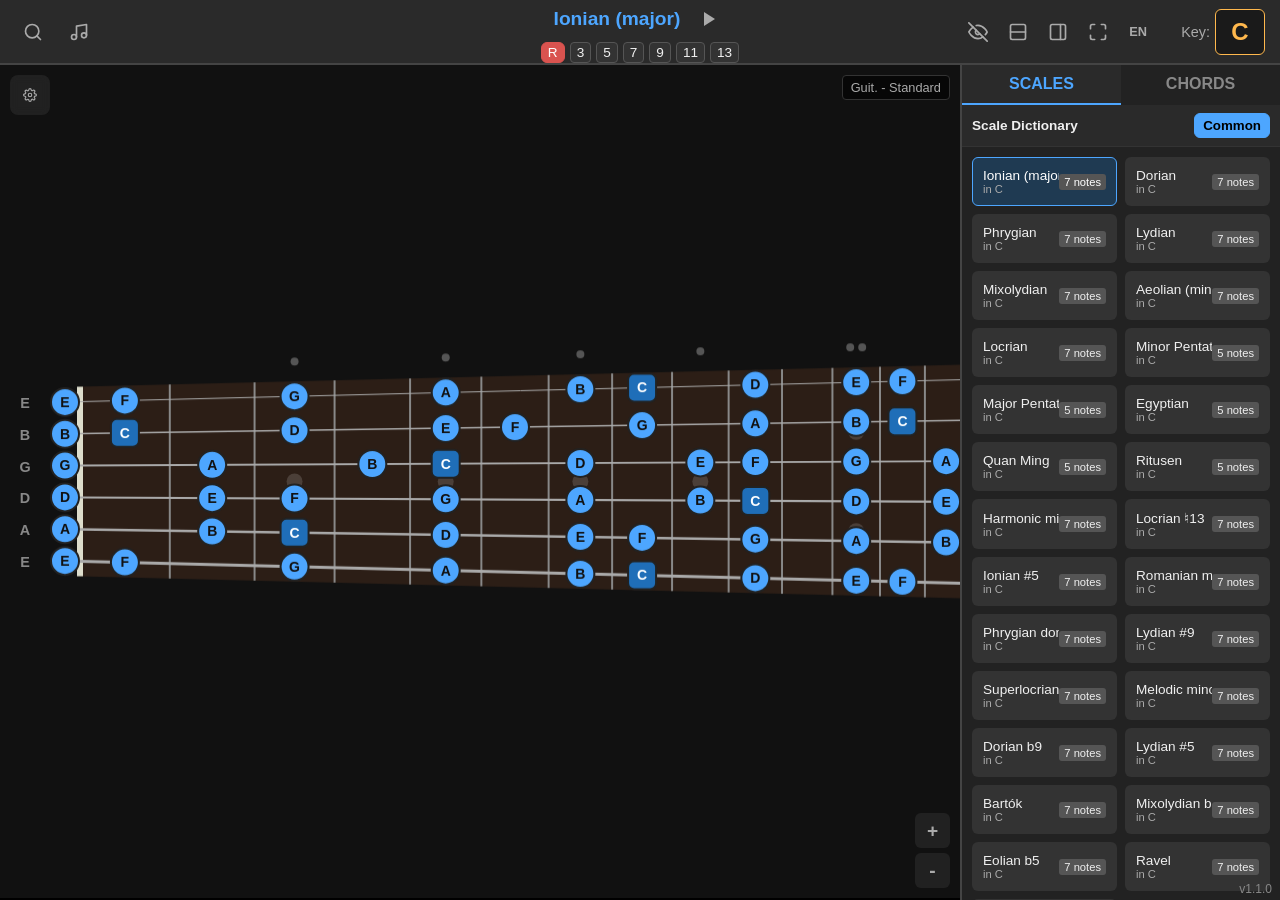
<file: index.html>
<!DOCTYPE html>
<html lang="fr">

<head>
    <meta charset="UTF-8">
    <meta name="viewport" content="width=device-width, initial-scale=1.0, maximum-scale=1.0, user-scalable=no">
    <title>Show Me Scales</title>
    <link rel="stylesheet" href="styles.css">
</head>

<body>
    <div id="orientation-warning" data-i18n="orientationWarning"></div>

    <!-- Bouton flottant pour restaurer l'UI quand Zen Mode est actif -->
    <button class="floating-restore" id="btn-restore-ui" data-i18n-title="zenModeRestore" title="Afficher l'interface">
        <svg width="24" height="24" viewBox="0 0 24 24" fill="none" stroke="currentColor" stroke-width="2"
            stroke-linecap="round" stroke-linejoin="round">
            <path d="M1 12s4-8 11-8 11 8 11 8-4 8-11 8-11-8-11-8z"></path>
            <circle cx="12" cy="12" r="3"></circle>
        </svg>
    </button>

    <div id="app">
        <!-- En-tête -->
        <header id="top-bar">
            <div class="header-section">
                <!-- Dropdown Modes -->
                <div class="dropdown">
                    <button class="icon-btn" id="btn-app-mode" data-i18n-title="modeExplore" title="Mode de recherche">
                        <svg width="20" height="20" viewBox="0 0 24 24" fill="none" stroke="currentColor"
                            stroke-width="2" stroke-linecap="round" stroke-linejoin="round">
                            <circle cx="11" cy="11" r="8"></circle>
                            <line x1="21" y1="21" x2="16.65" y2="16.65"></line>
                        </svg>
                    </button>
                    <div class="dropdown-content">
                        <a onclick="setAppMode('explore')">
                            <svg width="18" height="18" viewBox="0 0 24 24" fill="none" stroke="currentColor"
                                stroke-width="2" stroke-linecap="round" stroke-linejoin="round">
                                <circle cx="11" cy="11" r="8"></circle>
                                <line x1="21" y1="21" x2="16.65" y2="16.65"></line>
                            </svg>
                            <span data-i18n="modeExplore">Mode Exploration</span>
                        </a>
                        <a onclick="setAppMode('search_notes')">
                            <svg width="18" height="18" viewBox="0 0 24 24" fill="none" stroke="currentColor"
                                stroke-width="2" stroke-linecap="round" stroke-linejoin="round">
                                <path d="M9 18V5l12-2v13"></path>
                                <circle cx="6" cy="18" r="3"></circle>
                                <circle cx="18" cy="16" r="3"></circle>
                            </svg>
                            <span data-i18n="modeSearchNotes">Recherche par Notes</span>
                        </a>
                        <a onclick="setAppMode('search_intervals')">
                            <svg width="18" height="18" viewBox="0 0 24 24" fill="none" stroke="currentColor"
                                stroke-width="2" stroke-linecap="round" stroke-linejoin="round">
                                <line x1="4" y1="9" x2="20" y2="9"></line>
                                <line x1="4" y1="15" x2="20" y2="15"></line>
                                <line x1="10" y1="3" x2="8" y2="21"></line>
                                <line x1="16" y1="3" x2="14" y2="21"></line>
                            </svg>
                            <span data-i18n="modeSearchIntervals">Recherche par Intervalles</span>
                        </a>
                    </div>
                </div>
                <!-- Toggle Affichage (Notes / Intervalles) -->
                <button class="icon-btn" id="btn-display-mode" data-i18n-title="displayNotes" title="Affichage : Notes / Intervalles">
                    <svg id="icon-notes" width="20" height="20" viewBox="0 0 24 24" fill="none" stroke="currentColor"
                        stroke-width="2" stroke-linecap="round" stroke-linejoin="round">
                        <path d="M9 18V5l12-2v13"></path>
                        <circle cx="6" cy="18" r="3"></circle>
                        <circle cx="18" cy="16" r="3"></circle>
                    </svg>
                    <svg id="icon-intervals" style="display:none;" width="20" height="20" viewBox="0 0 24 24"
                        fill="none" stroke="currentColor" stroke-width="2" stroke-linecap="round"
                        stroke-linejoin="round">
                        <line x1="4" y1="9" x2="20" y2="9"></line>
                        <line x1="4" y1="15" x2="20" y2="15"></line>
                        <line x1="10" y1="3" x2="8" y2="21"></line>
                        <line x1="16" y1="3" x2="14" y2="21"></line>
                    </svg>
                </button>
            </div>

            <div class="header-center">
                <div id="scale-name-container">
                    <h1 id="scale-name">...</h1><button class="icon-btn" id="btn-play-audio"><svg width="24" height="24"
                            viewBox="0 0 24 24" fill="currentColor">
                            <path d="M8 5v14l11-7z" />
                        </svg></button>
                </div>
                <div id="formula-bar"></div>
            </div>

            <div class="header-section header-right">
                <div class="header-actions" style="display:flex; gap: 4px;">
                    <!-- Hamburger menu button (visible on mobile) -->
                    <button class="icon-btn" id="btn-menu" title="Menu">
                        <svg width="20" height="20" viewBox="0 0 24 24" fill="none" stroke="currentColor" stroke-width="2" stroke-linecap="round" stroke-linejoin="round">
                            <line x1="3" y1="12" x2="21" y2="12"></line>
                            <line x1="3" y1="6" x2="21" y2="6"></line>
                            <line x1="3" y1="18" x2="21" y2="18"></line>
                        </svg>
                    </button>
                    <!-- Desktop-only buttons (wrapped for mobile dropdown) -->
                    <button class="icon-btn desktop-only" id="btn-hide-ui" data-i18n-title="hideUI" title="Cacher l'interface (Zen Mode)">
                        <svg width="20" height="20" viewBox="0 0 24 24" fill="none" stroke="currentColor" stroke-width="2" stroke-linecap="round" stroke-linejoin="round">
                            <path d="M17.94 17.94A10.07 10.07 0 0 1 12 20c-7 0-11-8-11-8a18.45 18.45 0 0 1 5.06-5.94M9.9 4.24A9.12 9.12 0 0 1 12 4c7 0 11 8 11 8a18.5 18.5 0 0 1-2.16 3.19m-6.72-1.07a3 3 0 1 1-4.24-4.24"></path>
                            <line x1="1" y1="1" x2="23" y2="23"></line>
                        </svg>
                    </button>
                    <button class="icon-btn desktop-only" id="btn-split" data-i18n-title="splitView" title="Séparer la vue (2 instruments)">
                        <svg width="20" height="20" viewBox="0 0 24 24" fill="none" stroke="currentColor" stroke-width="2" stroke-linecap="round" stroke-linejoin="round">
                            <rect x="3" y="3" width="18" height="18" rx="2" ry="2"></rect>
                            <line x1="3" y1="12" x2="21" y2="12"></line>
                        </svg>
                    </button>
                    <button class="icon-btn desktop-only" id="btn-toggle-dict" data-i18n-title="toggleDict" title="Afficher/Masquer le dictionnaire">
                        <svg width="20" height="20" viewBox="0 0 24 24" fill="none" stroke="currentColor" stroke-width="2" stroke-linecap="round" stroke-linejoin="round">
                            <rect x="3" y="3" width="18" height="18" rx="2" ry="2"></rect>
                            <line x1="15" y1="3" x2="15" y2="21"></line>
                        </svg>
                    </button>
                    <button class="icon-btn desktop-only" id="btn-fullscreen" data-i18n-title="fullscreen" title="Plein écran">
                        <svg width="20" height="20" viewBox="0 0 24 24" fill="none" stroke="currentColor" stroke-width="2" stroke-linecap="round" stroke-linejoin="round">
                            <path d="M8 3H5a2 2 0 0 0-2 2v3m18 0V5a2 2 0 0 0-2-2h-3m0 18h3a2 2 0 0 0 2-2v-3M3 16v3a2 2 0 0 0 2 2h3"></path>
                        </svg>
                    </button>
                    <button class="icon-btn desktop-only" id="btn-lang" title="Language">
                        <span style="font-weight:bold;font-size:0.8rem;">EN</span>
                    </button>
                </div>
                <div class="key-selector" style="display:flex; align-items:center; margin-left: 15px; gap: 5px;">
                    <span class="key-label" style="font-size: 0.9rem; color: #aaa;" data-i18n="key">Tonalité:</span>
                    <button id="btn-key">C</button>
                </div>
                
                <!-- Mobile Dropdown Menu (hidden on desktop) -->
                <div class="header-menu-dropdown" id="header-menu-dropdown">
                    <div class="menu-item" onclick="toggleZenMode()">
                        <svg width="18" height="18" viewBox="0 0 24 24" fill="none" stroke="currentColor" stroke-width="2" stroke-linecap="round" stroke-linejoin="round">
                            <path d="M17.94 17.94A10.07 10.07 0 0 1 12 20c-7 0-11-8-11-8a18.45 18.45 0 0 1 5.06-5.94M9.9 4.24A9.12 9.12 0 0 1 12 4c7 0 11 8 11 8a18.5 18.5 0 0 1-2.16 3.19m-6.72-1.07a3 3 0 1 1-4.24-4.24"></path>
                            <line x1="1" y1="1" x2="23" y2="23"></line>
                        </svg>
                        <span data-i18n="hideUI">Cacher l'interface</span>
                    </div>
                    <div class="menu-item" onclick="toggleSplitMode()">
                        <svg width="18" height="18" viewBox="0 0 24 24" fill="none" stroke="currentColor" stroke-width="2" stroke-linecap="round" stroke-linejoin="round">
                            <rect x="3" y="3" width="18" height="18" rx="2" ry="2"></rect>
                            <line x1="3" y1="12" x2="21" y2="12"></line>
                        </svg>
                        <span data-i18n="splitView">Séparer la vue</span>
                    </div>
                    <div class="menu-item" onclick="toggleDictPanel(); document.getElementById('header-menu-dropdown').classList.remove('show');">
                        <svg width="18" height="18" viewBox="0 0 24 24" fill="none" stroke="currentColor" stroke-width="2" stroke-linecap="round" stroke-linejoin="round">
                            <rect x="3" y="3" width="18" height="18" rx="2" ry="2"></rect>
                            <line x1="15" y1="3" x2="15" y2="21"></line>
                        </svg>
                        <span data-i18n="toggleDict">Afficher/Masquer le dictionnaire</span>
                    </div>
                    <div class="menu-item" onclick="toggleFullScreen()">
                        <svg width="18" height="18" viewBox="0 0 24 24" fill="none" stroke="currentColor" stroke-width="2" stroke-linecap="round" stroke-linejoin="round">
                            <path d="M8 3H5a2 2 0 0 0-2 2v3m18 0V5a2 2 0 0 0-2-2h-3m0 18h3a2 2 0 0 0 2-2v-3M3 16v3a2 2 0 0 0 2 2h3"></path>
                        </svg>
                        <span data-i18n="fullscreen">Plein écran</span>
                    </div>
                    <div class="menu-item" onclick="toggleLang(); document.getElementById('header-menu-dropdown').classList.remove('show');">
                        <svg width="18" height="18" viewBox="0 0 24 24" fill="none" stroke="currentColor" stroke-width="2" stroke-linecap="round" stroke-linejoin="round">
                            <circle cx="12" cy="12" r="10"></circle>
                            <line x1="2" y1="12" x2="22" y2="12"></line>
                        </svg>
                        <span>Langue: <span id="menu-lang-label">EN</span></span>
                    </div>
                </div>
            </div>
        </header>
        <div id="app-version">v1.1.0</div>

        <div id="main-content">
            <!-- Zone Instruments (Multiples possibles) -->
            <div id="instruments-wrapper">
                <!-- Inst 0 -->
                <main class="instrument-container" id="inst-container-0">
                    <button class="btn-tuning-presets" onclick="openTuningPresetsPicker(0)"
                        title="Instrument & Accordages">
                        <svg width="20" height="20" viewBox="0 0 24 24" fill="none" stroke="currentColor"
                            stroke-width="2" stroke-linecap="round" stroke-linejoin="round">
                            <circle cx="12" cy="12" r="3"></circle>
                            <path
                                d="M19.4 15a1.65 1.65 0 0 0 .33 1.82l.06.06a2 2 0 0 1 0 2.83 2 2 0 0 1-2.83 0l-.06-.06a1.65 1.65 0 0 0-1.82-.33 1.65 1.65 0 0 0-1 1.51V21a2 2 0 0 1-2 2 2 2 0 0 1-2-2v-.09A1.65 1.65 0 0 0 9 19.4a1.65 1.65 0 0 0-1.82.33l-.06.06a2 2 0 0 1-2.83 0 2 2 0 0 1 0-2.83l.06-.06a1.65 1.65 0 0 0 .33-1.82 1.65 1.65 0 0 0-1.51-1H3a2 2 0 0 1-2-2 2 2 0 0 1 2-2h.09A1.65 1.65 0 0 0 4.6 9a1.65 1.65 0 0 0-.33-1.82l-.06-.06a2 2 0 0 1 0-2.83 2 2 0 0 1 2.83 0l.06.06a1.65 1.65 0 0 0 1.82.33H9a1.65 1.65 0 0 0 1-1.51V3a2 2 0 0 1 2-2 2 2 0 0 1 2 2v.09a1.65 1.65 0 0 0 1 1.51 1.65 1.65 0 0 0 1.82-.33l.06-.06a2 2 0 0 1 2.83 0 2 2 0 0 1 0 2.83l-.06.06a1.65 1.65 0 0 0-.33 1.82V9a1.65 1.65 0 0 0 1.51 1H21a2 2 0 0 1 2 2 2 2 0 0 1-2 2h-.09a1.65 1.65 0 0 0-1.51 1z">
                            </path>
                        </svg>
                    </button>
                    <div class="instrument-label" id="inst-label-0"></div>
                    <canvas id="canvas-0"></canvas>
                    <div class="tuning-pegs" id="pegs-0"></div>
                    <div class="zoom-controls">
                        <button onclick="zoomIn(0)">+</button>
                        <button onclick="zoomOut(0)">-</button>
                    </div>
                </main>
                <!-- Inst 1 (Split) -->
                <main class="instrument-container" id="inst-container-1" style="display:none;">
                    <button class="btn-tuning-presets" onclick="openTuningPresetsPicker(1)"
                        title="Instrument & Accordages">
                        <svg width="20" height="20" viewBox="0 0 24 24" fill="none" stroke="currentColor"
                            stroke-width="2" stroke-linecap="round" stroke-linejoin="round">
                            <circle cx="12" cy="12" r="3"></circle>
                            <path
                                d="M19.4 15a1.65 1.65 0 0 0 .33 1.82l.06.06a2 2 0 0 1 0 2.83 2 2 0 0 1-2.83 0l-.06-.06a1.65 1.65 0 0 0-1.82-.33 1.65 1.65 0 0 0-1 1.51V21a2 2 0 0 1-2 2 2 2 0 0 1-2-2v-.09A1.65 1.65 0 0 0 9 19.4a1.65 1.65 0 0 0-1.82.33l-.06.06a2 2 0 0 1-2.83 0 2 2 0 0 1 0-2.83l.06-.06a1.65 1.65 0 0 0 .33-1.82 1.65 1.65 0 0 0-1.51-1H3a2 2 0 0 1-2-2 2 2 0 0 1 2-2h.09A1.65 1.65 0 0 0 4.6 9a1.65 1.65 0 0 0-.33-1.82l-.06-.06a2 2 0 0 1 0-2.83 2 2 0 0 1 2.83 0l.06.06a1.65 1.65 0 0 0 1.82.33H9a1.65 1.65 0 0 0 1-1.51V3a2 2 0 0 1 2-2 2 2 0 0 1 2 2v.09a1.65 1.65 0 0 0 1 1.51 1.65 1.65 0 0 0 1.82-.33l.06-.06a2 2 0 0 1 2.83 0 2 2 0 0 1 0 2.83l-.06.06a1.65 1.65 0 0 0-.33 1.82V9a1.65 1.65 0 0 0 1.51 1H21a2 2 0 0 1 2 2 2 2 0 0 1-2 2h-.09a1.65 1.65 0 0 0-1.51 1z">
                            </path>
                        </svg>
                    </button>
                    <div class="instrument-label" id="inst-label-1"></div>
                    <canvas id="canvas-1"></canvas>
                    <div class="tuning-pegs" id="pegs-1"></div>
                    <div class="zoom-controls">
                        <button onclick="zoomIn(1)">+</button>
                        <button onclick="zoomOut(1)">-</button>
                    </div>
                </main>
            </div>

            <!-- Dictionnaire (Onglets & Grille) -->
            <footer id="dictionary-zone">
                <div class="tabs">
                    <div class="tab active" id="tab-scales" onclick="setDictTab('scales')" data-i18n="tabScales">GAMMES</div>
                    <div class="tab" id="tab-chords" onclick="setDictTab('chords')" data-i18n="tabChords">ACCORDS</div>
                </div>
                <div class="grid-header">
                    <strong id="dict-title" data-i18n="dictionary">Dictionnaire</strong>
                    <div style="display:flex; gap: 5px;">
                        <button id="btn-filter-common" class="active-toggle" style="padding: 4px 8px;" data-i18n="commonFilter">Common</button>
                    </div>
                </div>

                <div id="dictionary-grid"></div>

                <div id="chord-builder">
                    <div class="cb-roots" id="cb-roots"></div>
                    <div class="cb-qualities" id="cb-qualities"></div>
                </div>
            </footer>
        </div>

        <!-- Modal Choix de Tonalité (Général / Corde) -->
        <div id="key-picker-modal">
            <div class="modal-content">
                <h3 id="key-picker-title" data-i18n="selectKey">Sélectionner la Tonalité</h3>
                <div class="key-picker-grid" id="key-picker-grid"></div>
                <button id="btn-any-key" class="key-btn" data-i18n="allAny">Toutes (Any)</button>
                <button onclick="closeKeyPicker()"
                    style="margin-top:10px; width:100%; background: #555;" data-i18n="cancel">Annuler</button>
            </div>
        </div>

        <!-- Modal Choix de Tonalité Spécifique -->
        <div id="scale-root-picker-modal">
            <div class="modal-content">
                <h3 id="scale-root-picker-title" data-i18n="selectKey">Sélectionner la Tonalité</h3>
                <div class="key-picker-grid" id="scale-root-picker-grid"></div>
                <button onclick="document.getElementById('scale-root-picker-modal').style.display='none'"
                    style="margin-top:15px; width:100%; background: #555;" data-i18n="cancel">Annuler</button>
            </div>
        </div>

        <!-- Modal Accordages Prédéfinis -->
        <div id="tuning-presets-modal">
            <div class="modal-content">
                <div class="instrument-selector">
                    <button class="instrument-btn active" id="btn-inst-guitar"
                        onclick="setInstrumentType('guitar')" data-i18n="guitar">Guitare</button>
                    <button class="instrument-btn" id="btn-inst-bass" onclick="setInstrumentType('bass')" data-i18n="bass">Basse</button>
                    <button class="instrument-btn" id="btn-inst-ukulele"
                        onclick="setInstrumentType('ukulele')" data-i18n="ukulele">Ukulélé</button>
                    <button class="instrument-btn" id="btn-inst-piano"
                        onclick="setInstrumentType('piano')" data-i18n="piano">Piano</button>
                    <button class="instrument-btn" id="btn-inst-score"
                        onclick="setInstrumentType('score')" data-i18n="score">Partition</button>
                </div>
                <h3 id="tuning-title" data-i18n="tuningPresets">Accordages</h3>
                <div id="tuning-presets-list" style="margin-top: 15px;">
                    <!-- Rempli par JS -->
                </div>
                <button onclick="document.getElementById('tuning-presets-modal').style.display='none'"
                    style="margin-top:15px; width:100%; background: #555;" data-i18n="close">Fermer</button>
            </div>
        </div>
    </div>

    <script src="app.js"></script>
</body>

</html>
</file>
<file: styles.css>
/* --- Reset et base --- */
* {
    box-sizing: border-box;
    margin: 0;
    padding: 0;
    user-select: none;
    -webkit-user-select: none;
}

html,
body {
    width: 100%;
    height: 100%;
    background-color: #1e1e1e;
    color: #f0f0f0;
    font-family: 'Segoe UI', Tahoma, Geneva, Verdana, sans-serif;
    overflow: hidden;
    touch-action: none;
}

/* --- Avertissement Portrait --- */
#orientation-warning {
    display: none;
    position: fixed;
    top: 0;
    left: 0;
    width: 100%;
    height: 100%;
    background: #000;
    color: white;
    z-index: 9999;
    align-items: center;
    justify-content: center;
    text-align: center;
    font-size: 1.5rem;
    padding: 20px;
}

@media screen and (orientation: portrait) {
    #orientation-warning {
        display: flex;
    }

    #app {
        display: none !important;
    }
}

/* --- Layout Principal --- */
#app {
    display: flex;
    flex-direction: column;
    height: 100vh;
    width: 100vw;
}

/* --- 1. En-tête --- */
#top-bar {
    height: 65px;
    background: #2a2a2a;
    border-bottom: 2px solid #444;
    display: flex;
    justify-content: space-between;
    align-items: center;
    padding: 0 15px;
    flex-shrink: 0;
    transition: all 0.3s ease;
}

.header-section {
    display: flex;
    align-items: center;
    gap: 10px;
    width: 33%;
}

.header-center {
    width: 34%;
    text-align: center;
    display: flex;
    flex-direction: column;
    align-items: center;
}

.header-right {
    width: 33%;
    justify-content: flex-end;
}

button {
    background: #3a3a3a;
    border: 1px solid #555;
    color: white;
    padding: 8px 12px;
    border-radius: 6px;
    cursor: pointer;
    font-weight: bold;
    transition: background 0.2s, color 0.2s;
}

button:active {
    background: #555;
}

button.active-toggle {
    background: #4da6ff;
    color: #000;
    border-color: #4da6ff;
}

/* --- Icon Buttons --- */
.icon-btn {
    display: flex;
    align-items: center;
    justify-content: center;
    width: 36px;
    height: 36px;
    padding: 0;
    background: transparent;
    border: 1px solid transparent;
    color: #aaa;
    border-radius: 6px;
}

.icon-btn:hover {
    color: #fff;
    background: rgba(255, 255, 255, 0.05);
}

.icon-btn.active {
    color: #4da6ff;
    background: rgba(77, 166, 255, 0.1);
}

.icon-btn.active-search {
    color: #ff4d4d;
    background: rgba(255, 77, 77, 0.1);
}

#scale-name-container {
    display: flex;
    align-items: center;
    gap: 10px;
    margin-bottom: 5px;
}

#scale-name {
    font-size: 1.2rem;
    color: #4da6ff;
    white-space: nowrap;
    overflow: hidden;
    text-overflow: ellipsis;
    max-width: 250px;
}

#formula-bar {
    display: flex;
    gap: 5px;
    font-size: 0.85rem;
    flex-wrap: wrap;
    justify-content: center;
}

.interval-badge {
    background: #333;
    padding: 2px 6px;
    border-radius: 4px;
    border: 1px solid #555;
    transition: 0.1s;
    cursor: default;
}

.interval-badge.root {
    background: #d9534f;
    color: white;
    border-color: #d9534f;
    border-radius: 6px;
}

/* Plus arrondi pour la fondamentale */
#btn-key {
    font-size: 1.5rem;
    background: #1a1a1a;
    border-color: #ffb84d;
    color: #ffb84d;
    min-width: 50px;
    text-align: center;
}

.dropdown {
    position: relative;
    display: inline-block;
}

.dropdown-content {
    display: none;
    position: absolute;
    background-color: #2a2a2a;
    min-width: 210px;
    box-shadow: 0px 8px 16px 0px rgba(0, 0, 0, 0.5);
    z-index: 1000;
    border: 1px solid #444;
    border-radius: 6px;
    overflow: hidden;
}

.dropdown-content a {
    color: #f0f0f0;
    padding: 12px 16px;
    text-decoration: none;
    display: flex;
    align-items: center;
    gap: 12px;
    cursor: pointer;
    transition: background 0.2s;
}

.dropdown-content a:hover {
    background-color: #3a3a3a;
}

.dropdown-content a svg {
    color: #aaa;
    flex-shrink: 0;
}

.dropdown:hover .dropdown-content {
    display: block;
}

#formula-bar.interactive .interval-badge {
    cursor: pointer;
}

#formula-bar.interactive .interval-badge:hover {
    background: #555;
}

#formula-bar.interactive .interval-badge.selected {
    background: #ff4d4d;
    color: white;
    border-color: #ff4d4d;
}

#formula-bar.interactive .interval-badge.root.selected {
    background: #d9534f;
}

/* --- Structure Horizontale (Mobile Landscape Friendly) --- */
#main-content {
    display: flex;
    flex-direction: row;
    flex-grow: 1;
    overflow: hidden;
}

/* --- 2. Zone Instrument(s) --- */
#instruments-wrapper {
    display: flex;
    flex-direction: column;
    flex-grow: 1;
    overflow: hidden;
}

.instrument-container {
    flex: 1;
    position: relative;
    background: #111;
    overflow: hidden;
    box-shadow: inset 0 0 20px rgba(0, 0, 0, 0.8);
    border-bottom: 2px solid #000;
    display: flex;
}

.instrument-container:last-child {
    border-bottom: none;
}

canvas {
    display: block;
    width: 100%;
    height: 100%;
    touch-action: none;
}

.btn-tuning-presets {
    position: absolute;
    top: 10px;
    left: 10px;
    z-index: 100;
    background: rgba(40, 40, 40, 0.7);
    border: 1px solid transparent;
    color: #aaa;
    width: 40px;
    height: 40px;
    border-radius: 8px;
    display: flex;
    align-items: center;
    justify-content: center;
    cursor: pointer;
    backdrop-filter: blur(4px);
}

.btn-tuning-presets:hover {
    color: #fff;
    background: rgba(60, 60, 60, 0.8);
}

.btn-tuning-presets:active {
    background: #555;
}

.instrument-label {
    position: absolute;
    top: 10px;
    right: 10px;
    z-index: 100;
    background: rgba(0, 0, 0, 0.6);
    padding: 4px 8px;
    border-radius: 4px;
    font-size: 0.8rem;
    color: #aaa;
    pointer-events: none;
    border: 1px solid #333;
}

.tuning-pegs {
    position: absolute;
    left: 0;
    top: 0;
    width: 60px;
    height: 100%;
    pointer-events: none;
}

.peg {
    pointer-events: auto;
    position: absolute;
    left: 10px;
    background: #222;
    border: 2px solid #555;
    color: #ccc;
    width: 30px;
    height: 30px;
    border-radius: 50%;
    display: flex;
    align-items: center;
    justify-content: center;
    font-weight: bold;
    cursor: pointer;
    font-size: 0.8rem;
    box-shadow: 0 2px 5px rgba(0, 0, 0, 0.5);
    transition: all 0.1s;
}

.peg:active {
    transform: scale(0.9);
    background: #444;
}

.disabled-peg {
    background: transparent;
    border: none;
    box-shadow: none;
    pointer-events: none;
    color: #888;
    font-size: 0.9rem;
}

.zoom-controls {
    position: absolute;
    right: 10px;
    bottom: 10px;
    display: flex;
    flex-direction: column;
    gap: 5px;
}

.zoom-controls button {
    width: 35px;
    height: 35px;
    font-size: 1.2rem;
    display: flex;
    align-items: center;
    justify-content: center;
    background: rgba(40, 40, 40, 0.7);
    border: none;
    color: #aaa;
}

.zoom-controls button:hover {
    color: #fff;
    background: rgba(60, 60, 60, 0.8);
}

/* --- 3. Dictionnaire (Onglets & Grille - A Droite) --- */
#dictionary-zone {
    width: 320px;
    background: #222;
    border-left: 2px solid #444;
    display: flex;
    flex-direction: column;
    flex-shrink: 0;
    transition: width 0.3s;
}

.tabs {
    display: flex;
    background: #1a1a1a;
}

.tab {
    flex: 1;
    padding: 10px;
    text-align: center;
    cursor: pointer;
    font-weight: bold;
    background: #222;
    color: #888;
    border-bottom: 2px solid transparent;
}

.tab.active {
    color: #4da6ff;
    border-bottom-color: #4da6ff;
    background: #2a2a2a;
}

.grid-header {
    padding: 8px 10px;
    background: #2a2a2a;
    display: flex;
    justify-content: space-between;
    align-items: center;
    font-size: 0.85rem;
    border-bottom: 1px solid #333;
    gap: 5px;
}

#dictionary-grid {
    flex-grow: 1;
    overflow-y: auto;
    padding: 10px;
    display: grid;
    grid-template-columns: repeat(auto-fill, minmax(130px, 1fr));
    gap: 8px;
    align-content: start;
}

.dict-item {
    background: #333;
    padding: 10px;
    border-radius: 6px;
    font-size: 0.85rem;
    cursor: pointer;
    border: 1px solid transparent;
    transition: all 0.1s;
    display: flex;
    justify-content: space-between;
    align-items: center;
}

.dict-item:hover {
    background: #3a3a3a;
}

.dict-item.active {
    border-color: #4da6ff;
    background: #1f3a52;
    color: #fff;
}

.dict-item.active-chord {
    border-color: #ff4d4d;
    background: #4d1f1f;
    color: #fff;
}

.dict-item-badge {
    font-size: 0.7rem;
    background: #555;
    padding: 2px 5px;
    border-radius: 3px;
}

.dict-item.disabled {
    opacity: 0.3;
    pointer-events: none;
    background: #222;
}

.chord-qualifier {
    font-size: 0.8rem;
    color: #ffb84d;
    font-weight: bold;
}

.dict-group-header {
    grid-column: 1 / -1;
    font-weight: bold;
    color: #ffb84d;
    border-bottom: 1px solid #444;
    padding-bottom: 4px;
    margin-top: 8px;
}

/* --- Chord Builder (Recherche) --- */
#chord-builder {
    display: none;
    flex-direction: column;
    flex-grow: 1;
    padding: 10px;
    overflow-y: auto;
}

.cb-roots {
    display: flex;
    overflow-x: auto;
    gap: 10px;
    padding-bottom: 10px;
    border-bottom: 1px solid #444;
}

.cb-root-btn {
    flex-shrink: 0;
    width: 45px;
    height: 45px;
    border-radius: 50%;
    background: #333;
    color: white;
    border: 2px solid #555;
    display: flex;
    align-items: center;
    justify-content: center;
    font-size: 1.1rem;
    font-weight: bold;
    cursor: pointer;
}

.cb-root-btn.active {
    background: #ffb84d;
    color: #000;
    border-color: #ffb84d;
}

.cb-qualities {
    display: grid;
    grid-template-columns: repeat(2, 1fr);
    gap: 10px;
    margin-top: 15px;
}

.cb-qual-btn {
    background: #333;
    padding: 12px;
    border-radius: 6px;
    text-align: center;
    cursor: pointer;
    border: 1px solid #555;
}

.cb-qual-btn:active {
    background: #555;
}

.cb-qual-btn strong {
    color: #ffb84d;
    font-size: 1.1rem;
}

/* --- Popup Modals --- */
#key-picker-modal,
#scale-root-picker-modal,
#tuning-presets-modal {
    display: none;
    position: fixed;
    top: 0;
    left: 0;
    width: 100%;
    height: 100%;
    background: rgba(0, 0, 0, 0.8);
    z-index: 2000;
    align-items: center;
    justify-content: center;
}

.modal-content {
    background: #2a2a2a;
    padding: 20px;
    border-radius: 10px;
    border: 1px solid #555;
    text-align: center;
    max-width: 90%;
    width: 350px;
    max-height: 90vh;
    overflow-y: auto;
}

.key-picker-grid {
    display: grid;
    grid-template-columns: repeat(4, 1fr);
    gap: 10px;
    margin-top: 15px;
}

.key-btn {
    padding: 15px 0;
    font-size: 1.2rem;
    background: #1a1a1a;
    color: #ffb84d;
    border: 1px solid #555;
    border-radius: 6px;
    cursor: pointer;
    transition: 0.2s;
}

.key-btn:hover:not(.disabled) {
    background: #333;
}

.key-btn.disabled {
    opacity: 0.2;
    pointer-events: none;
}

.key-btn.active {
    background: #ffb84d;
    color: #000;
    border-color: #ffb84d;
}

#btn-any-key {
    margin-top: 15px;
    width: 100%;
    padding: 12px;
    background: #4da6ff;
    color: #000;
    border: none;
    font-weight: bold;
}

/* Styles spécifiques pour la liste d'accordages */
.tuning-preset-btn {
    display: block;
    width: 100%;
    padding: 12px;
    margin-top: 8px;
    background: #1a1a1a;
    color: #f0f0f0;
    border: 1px solid #555;
    border-radius: 6px;
    cursor: pointer;
    text-align: left;
    display: flex;
    justify-content: space-between;
    align-items: center;
}

.tuning-preset-btn:hover {
    background: #333;
}

.tuning-preset-btn .tuning-notes {
    color: #aaa;
    font-size: 0.85rem;
}

.instrument-selector {
    display: flex;
    justify-content: space-around;
    flex-wrap: wrap;
    gap: 5px;
    margin-bottom: 15px;
    border-bottom: 1px solid #555;
    padding-bottom: 10px;
}

.instrument-btn {
    background: transparent;
    border: none;
    color: #aaa;
    font-size: 1rem;
    cursor: pointer;
    padding: 5px 10px;
}

.instrument-btn.active {
    color: #4da6ff;
    border-bottom: 2px solid #4da6ff;
    font-weight: bold;
}

/* --- Version App --- */
#app-version {
    position: fixed;
    bottom: 4px;
    right: 8px;
    font-size: 0.75rem;
    color: #888;
    pointer-events: none;
    z-index: 1000;
}

/* --- ZEN MODE (Cacher l'interface) --- */
body.zen-mode #top-bar,
body.zen-mode #dictionary-zone,
body.zen-mode .btn-tuning-presets,
body.zen-mode .instrument-label,
body.zen-mode #app-version {
    display: none !important;
}

body.zen-mode #btn-restore-ui {
    display: flex !important;
}

.floating-restore {
    position: fixed;
    top: 15px;
    right: 15px;
    z-index: 9999;
    background: rgba(40, 40, 40, 0.8);
    border: 1px solid #555;
    backdrop-filter: blur(4px);
    border-radius: 50%;
    width: 46px;
    height: 46px;
    box-shadow: 0 4px 10px rgba(0, 0, 0, 0.5);
    display: none;
    justify-content: center;
    align-items: center;
    cursor: pointer;
    color: #aaa;
}

.floating-restore:hover {
    background: #2a2a2a;
    color: #fff;
}

/* Animation Audio */
@keyframes pulse-audio {
    0% { color: #4da6ff; }
    50% { color: #fff; transform: scale(1.1); }
    100% { color: #4da6ff; }
}

.playing-audio {
    animation: pulse-audio 0.5s infinite;
}

/* Mobile dropdown menu base styles */
.header-menu-dropdown {
    display: none;
}

.menu-item {
    display: flex;
    align-items: center;
    gap: 12px;
    padding: 12px 16px;
    color: #f0f0f0;
    cursor: pointer;
    transition: background 0.2s;
}

.menu-item:hover {
    background: #3a3a3a;
}

.menu-item svg {
    flex-shrink: 0;
}

/* --- Mobile Responsive Header --- */
@media (max-width: 800px) {
    /* Make header-right the positioned parent for dropdown */
    .header-right {
        position: relative;
    }
    
    #top-bar {
        padding: 0 10px;
        gap: 5px;
    }
    
    .header-section { width: auto; }
    .header-center { 
        width: auto; 
        flex: 1;
        min-width: 0;
    }
    .header-right { width: auto; }
    
    /* Smaller scale name */
    #scale-name {
        font-size: 1rem;
        max-width: 120px;
    }
    
    /* Compact action buttons on desktop */
    .header-actions {
        display: flex !important;
        gap: 2px;
    }
    
    .header-actions .icon-btn {
        width: 32px;
        height: 32px;
    }
    
    /* Hide desktop-only buttons on mobile */
    .header-actions .desktop-only {
        display: none;
    }
    
    /* Show hamburger menu */
    #btn-menu {
        display: flex;
    }
    
    /* Hide key label on mobile */
    .key-selector .key-label {
        display: none;
    }
    
    .key-selector {
        margin-left: 8px !important;
    }
    
/* Mobile dropdown menu */
    #header-menu-dropdown {
        display: none;
        position: absolute;
        top: 100%;
        right: 0;
        margin-top: 5px;
        background: #2a2a2a;
        border: 1px solid #444;
        border-radius: 8px;
        padding: 8px 0;
        z-index: 1001;
        min-width: 200px;
        box-shadow: 0 4px 12px rgba(0,0,0,0.5);
    }
    
    #header-menu-dropdown.show {
        display: block;
    }
}

@media (min-width: 801px) {
    #btn-menu {
        display: none;
    }
    
    .desktop-only {
        display: flex !important;
    }
    
    #header-menu-dropdown {
        display: none !important;
    }
}
</file>
